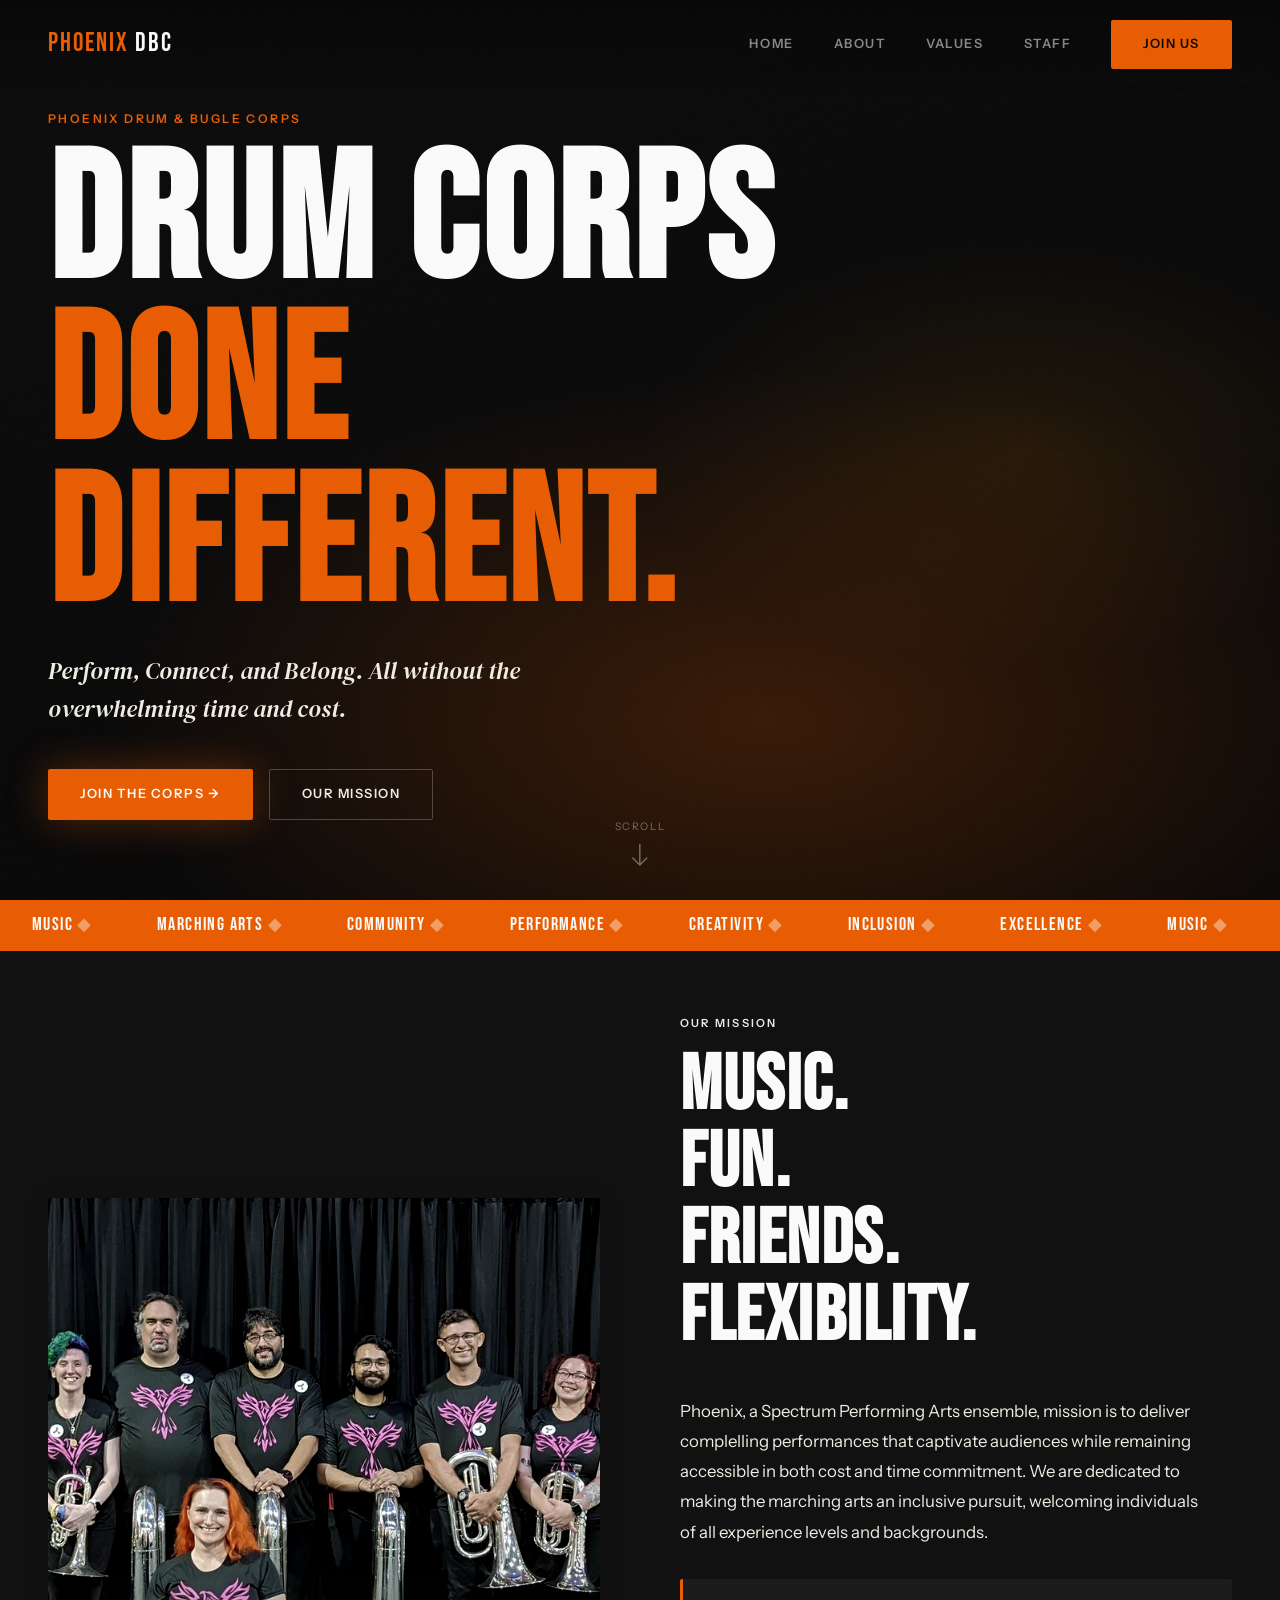
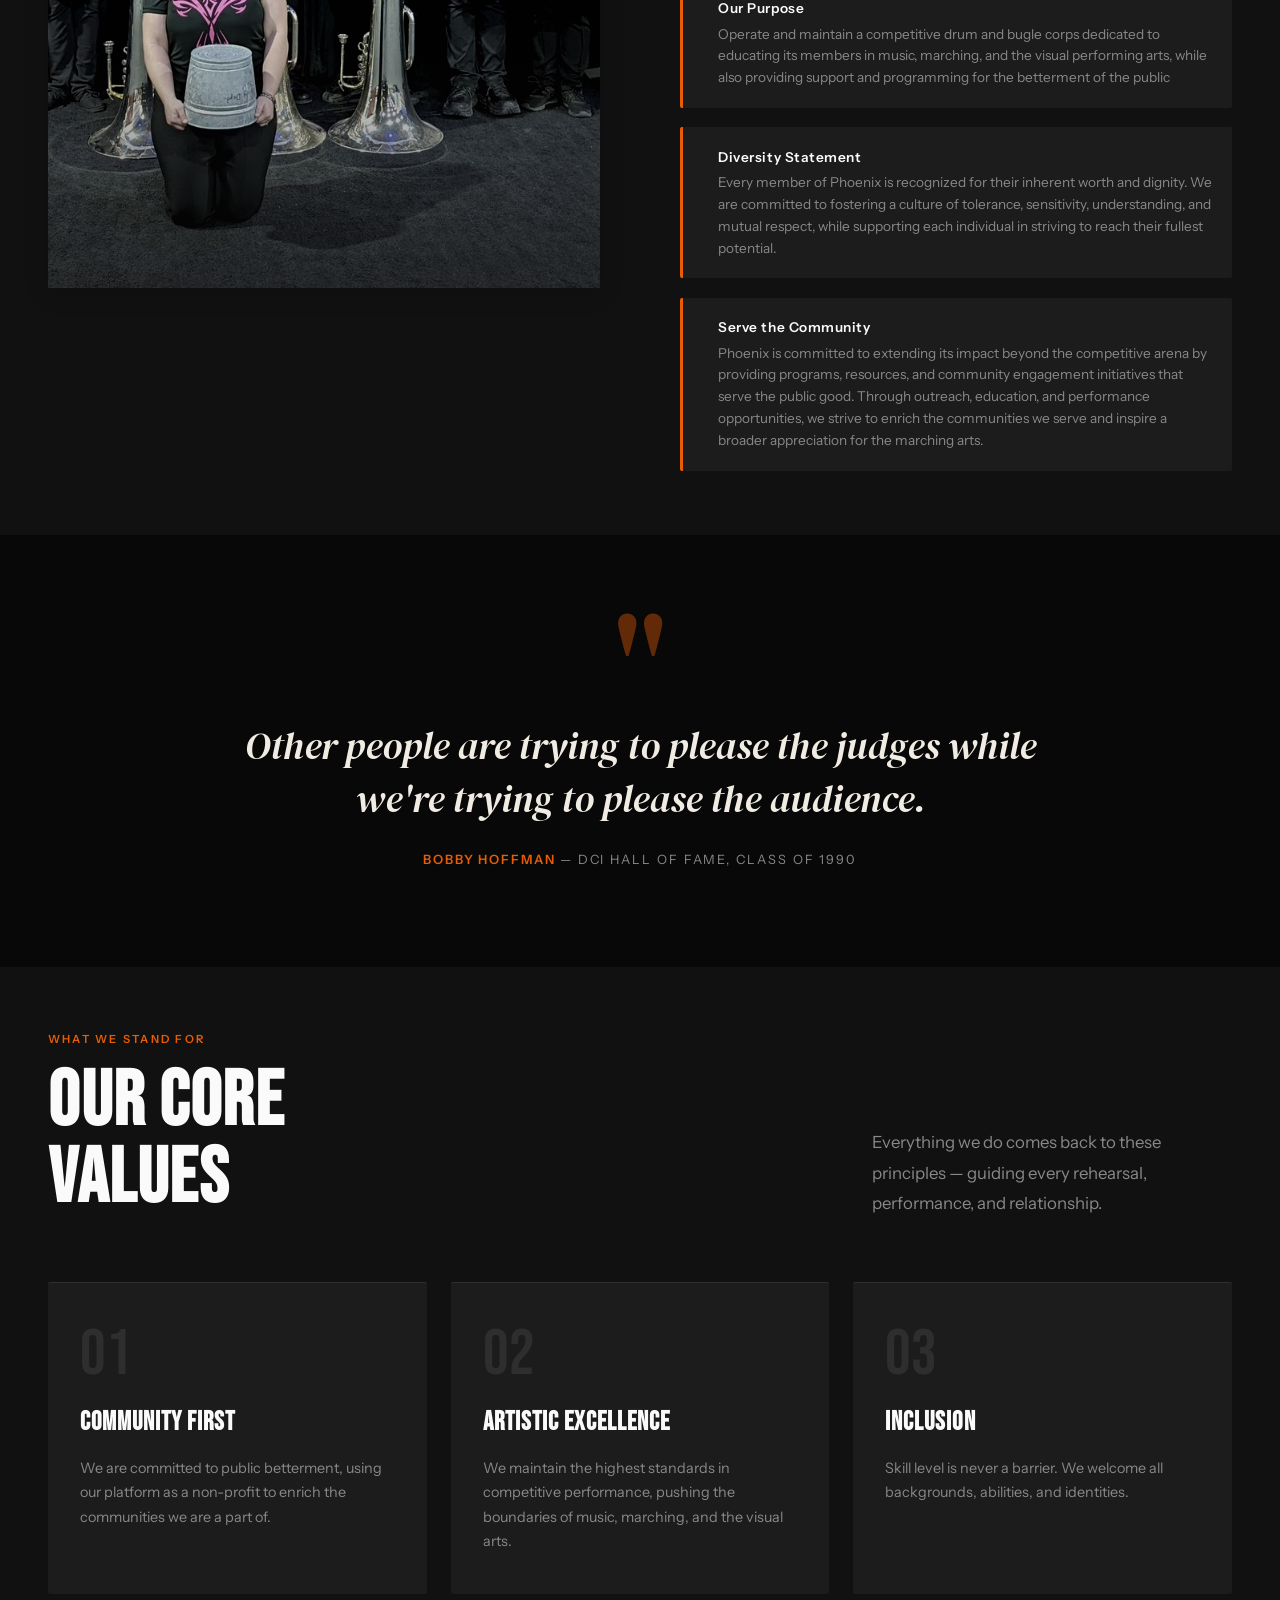
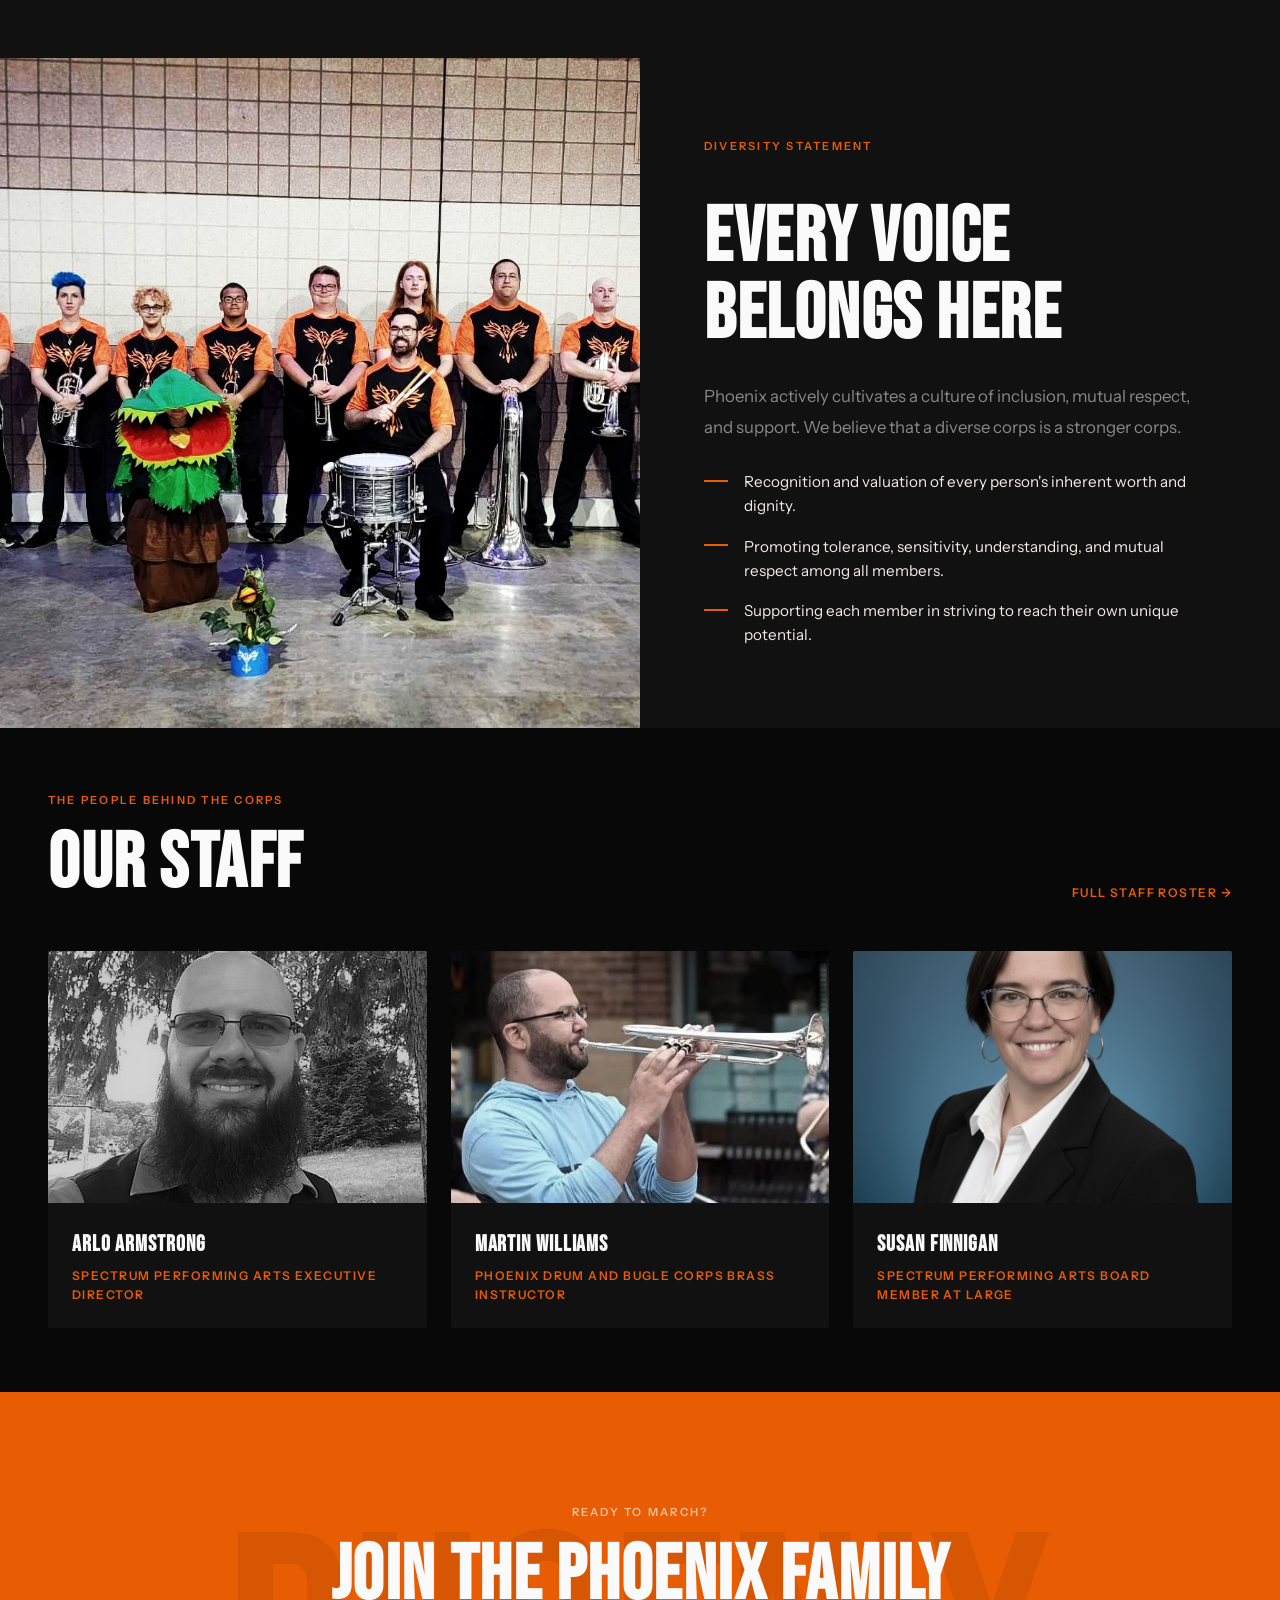
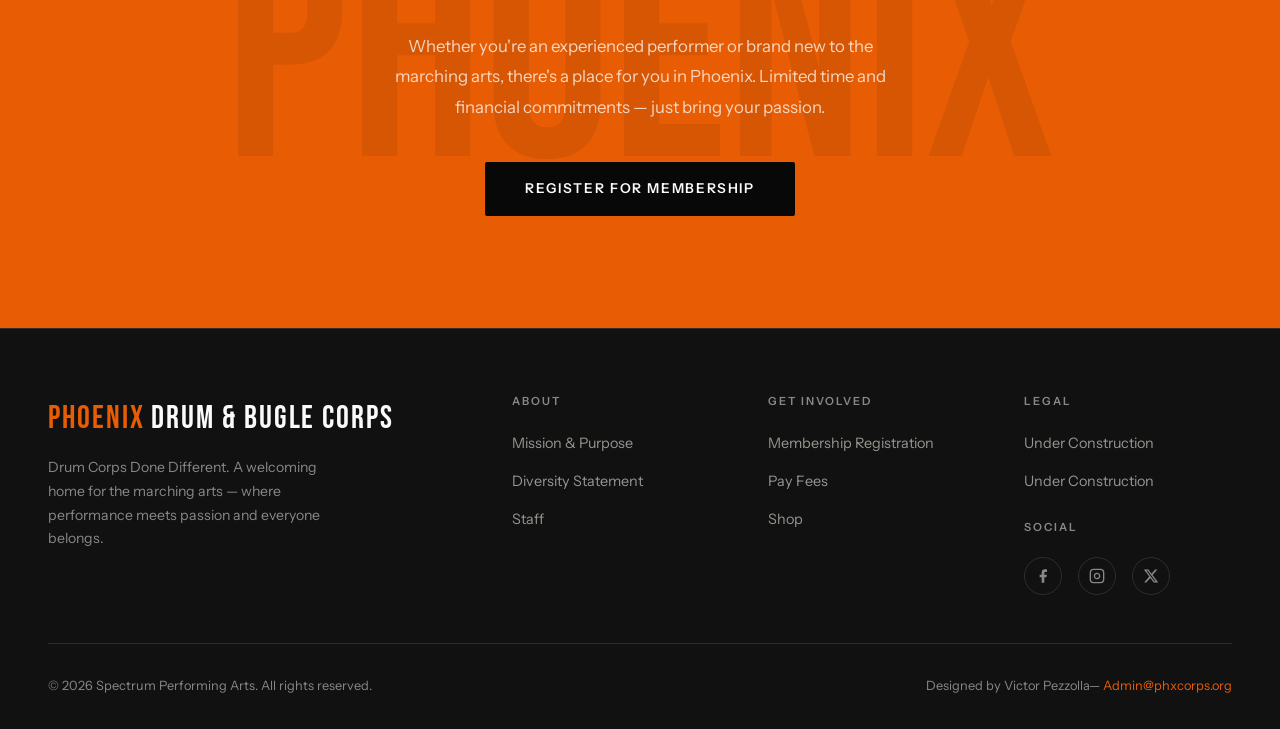
<file: index.html>
<!DOCTYPE html>
<html lang="en">
<head>
  <meta charset="UTF-8" />
  <meta name="viewport" content="width=device-width, initial-scale=1.0" />
  <title>Drum Corps — Done Different</title>
  <link rel="stylesheet" href="style.css">
  <link rel="preconnect" href="https://fonts.googleapis.com" />
  <link rel="preconnect" href="https://fonts.gstatic.com" crossorigin />
  <link href="https://fonts.googleapis.com/css2?family=Bebas+Neue&family=DM+Serif+Display:ital@0;1&family=Instrument+Sans:wght@400;500;600&display=swap" rel="stylesheet" />
</head>
<body>

  <!-- NAV -->
  <nav>
    <div class="nav-logo"><span>PHOENIX</span> DBC</div>
    <button class="nav-toggle" aria-label="Open navigation" aria-expanded="false">
      <span></span>
      <span></span>
      <span></span>
    </button>
    <div class="nav-links">
      <a href="index.html">Home</a>
      <a href="about.html">About</a>
      <a href="#values">Values</a>
      <a href="staff.html">Staff</a>
      <a href="#join" class="nav-cta btn">Join Us</a>
    </div>
  </nav>

  <!-- HERO -->
  <section class="hero" id="hero">
    <div class="hero-bg"></div>
    <div class="embers">
      <div class="ember-dot"></div>
      <div class="ember-dot"></div>
      <div class="ember-dot"></div>
      <div class="ember-dot"></div>
      <div class="ember-dot"></div>
      <div class="ember-dot"></div>
      <div class="ember-dot"></div>
      <div class="ember-dot"></div>
      <div class="ember-dot"></div>
      <div class="ember-dot"></div>
      <div class="ember-dot"></div>
      <div class="ember-dot"></div>
    </div>
    <p class="hero-eyebrow">Phoenix Drum & Bugle Corps</p>
    <h1 class="hero-title">
      Drum Corps<br>
      <span class="accent">Done<br>Different.</span>
    </h1>
    <p class="hero-sub">
      Perform, Connect, and Belong. All without the overwhelming time and cost.
    </p>
    <div class="hero-actions">
      <a href="#join" class="btn btn-primary">Join the Corps →</a>
      <a href="#about" class="btn btn-outline">Our Mission</a>
    </div>
    <div class="scroll-hint">
      <span>Scroll</span>
      <svg width="16" height="24" viewBox="0 0 16 24" fill="none" xmlns="http://www.w3.org/2000/svg">
        <path d="M8 0v20M1 14l7 7 7-7" stroke="#f0ece3" stroke-width="1.5" stroke-linecap="round" stroke-linejoin="round"/>
      </svg>
    </div>
  </section>

  <!-- MARQUEE -->
  <div class="marquee-band" aria-hidden="true">
    <div class="marquee-track">
      <span class="marquee-item">Music <span class="dot">◆</span></span>
      <span class="marquee-item">Marching Arts <span class="dot">◆</span></span>
      <span class="marquee-item">Community <span class="dot">◆</span></span>
      <span class="marquee-item">Performance <span class="dot">◆</span></span>
      <span class="marquee-item">Creativity <span class="dot">◆</span></span>
      <span class="marquee-item">Inclusion <span class="dot">◆</span></span>
      <span class="marquee-item">Excellence <span class="dot">◆</span></span>
      <span class="marquee-item">Music <span class="dot">◆</span></span>
      <span class="marquee-item">Marching Arts <span class="dot">◆</span></span>
      <span class="marquee-item">Community <span class="dot">◆</span></span>
      <span class="marquee-item">Performance <span class="dot">◆</span></span>
      <span class="marquee-item">Creativity <span class="dot">◆</span></span>
      <span class="marquee-item">Inclusion <span class="dot">◆</span></span>
      <span class="marquee-item">Excellence <span class="dot">◆</span></span>
    </div>
  </div>

  <!-- ABOUT -->
  <section class="about" id="about">
    <div class="about-grid">
      <div class="about-visual reveal">
        <div class="about-img-wrap">
          <img src="PhoenixFullEnsembleTwo.jpg" alt="Phoenix Corps logo" onerror="this.style.display='none'"/>
        </div>
      </div>
      <div class="about-content reveal">
        <div>
          <p class="section-label">Our Mission</p>
          <h2 class="section-title">Music.<br>Fun.<br>Friends.<br>Flexibility.</h2>
        </div>
        <p class="section-body">
        Phoenix, a Spectrum Performing Arts ensemble, mission is to deliver complelling performances that captivate audiences while remaining accessible in both cost and time commitment. We are dedicated to making the marching arts an inclusive pursuit, welcoming individuals of all experience levels and backgrounds.
        </p>
        <div class="pillars">
          <div class="pillar">
            <div class="pillar-icon"></div>
            <div>
              <h4>Our Purpose</h4>
              <p>Operate and maintain a competitive drum and bugle corps dedicated to educating its members in music, marching, and the visual performing arts, while also providing support and programming for the betterment of the public</p>
            </div>
          </div>
          <div class="pillar">
            <div class="pillar-icon"></div>
            <div>
              <h4>Diversity Statement</h4>
              <p>Every member of Phoenix is recognized for their inherent worth and dignity. We are committed to fostering a culture of tolerance, sensitivity, understanding, and mutual respect, while supporting each individual in striving to reach their fullest potential.</p>
            </div>
          </div>
          <div class="pillar">
            <div class="pillar-icon"></div>
            <div>
              <h4>Serve the Community</h4>
              <p>Phoenix is committed to extending its impact beyond the competitive arena by providing programs, resources, and community engagement initiatives that serve the public good. Through outreach, education, and performance opportunities, we strive to enrich the communities we serve and inspire a broader appreciation for the marching arts.</p>
            </div>
          </div>
        </div>
      </div>
    </div>
  </section>

  <!-- QUOTE -->
  <section class="quote-section">
    <div class="quote-inner reveal">
      <div class="quote-mark">"</div>
      <p class="quote-text">
        Other people are trying to please the judges while we're trying to please the audience.
      </p>
      <p class="quote-attr">
        Bobby Hoffman <span>— DCI Hall of Fame, Class of 1990</span>
      </p>
    </div>
  </section>

  <!-- VALUES -->
  <section class="values" id="values">
    <div class="values-header reveal">
      <div>
        <p class="section-label">What We Stand For</p>
        <h2 class="section-title">Our Core<br>Values</h2>
      </div>
      <p class="section-body" style="max-width:360px;">
        Everything we do comes back to these principles —
        guiding every rehearsal, performance, and relationship.
      </p>
    </div>
    <div class="values-grid">
      <div class="value-card reveal">
        <div class="value-num">01</div>
        <h3>Community First</h3>
        <p>We are committed to public betterment, using our platform as a non-profit to enrich the communities we are a part of.</p>
      </div>
      <div class="value-card reveal">
        <div class="value-num">02</div>
        <h3>Artistic Excellence</h3>
        <p>We maintain the highest standards in competitive performance, pushing the boundaries of music, marching, and the visual arts.</p>
      </div>
      <div class="value-card reveal">
        <div class="value-num">03</div>
        <h3>Inclusion</h3>
        <p>Skill level is never a barrier. We welcome all backgrounds, abilities, and identities.</p>
      </div>
    </div>
  </section>

<!-- DIVERSITY -->
<section class="diversity" id="diversity">
  <div class="diversity-grid">

    <div class="diversity-image reveal">
      <img src="PhoenixFullEnsemble.jpg" alt="Phoenix Full Ensemble" />
    </div>

    <div class="diversity-content reveal">
      <p class="section-label">Diversity Statement</p>
      <h2 class="section-title">Every Voice<br>Belongs Here</h2>
      <p class="section-body">
        Phoenix actively cultivates a culture of inclusion, mutual respect, and support.
        We believe that a diverse corps is a stronger corps.
      </p>
      <ul class="diversity-list">
        <li>Recognition and valuation of every person's inherent worth and dignity.</li>
        <li>Promoting tolerance, sensitivity, understanding, and mutual respect among all members.</li>
        <li>Supporting each member in striving to reach their own unique potential.</li>
      </ul>
    </div>

  </div>
</section>

  <!-- STAFF -->
  <section class="staff" id="staff">
    <div class="staff-inner">
      <div class="staff-header reveal">
        <div>
          <p class="section-label">The People Behind the Corps</p>
          <h2 class="section-title">Our Staff</h2>
        </div>
        <a href="staff.html" class="news-link">
          Full Staff Roster →
        </a>
      </div>
      <div class="staff-grid">
        <div class="staff-card reveal">
          <div class="staff-photo">
            <img
              src="arlo.jpg"
              alt="Spectrum Performing Arts Executive Director"
              onerror="this.style.background='#2e2e2e'"
            />
          </div>
          <div class="staff-info">
            <h3>Arlo Armstrong</h3>
            <p class="role">Spectrum Performing Arts Executive Director</p>
          </div>
        </div>
        <div class="staff-card reveal">
          <div class="staff-photo">
                        <img
              src="martin.jpg"
              alt="Phoenix Drum and Bugle Corps Brass Instructor"
              onerror="this.style.background='#2e2e2e'"
            />
            <svg width="60" height="60" viewBox="0 0 60 60" fill="none" xmlns="http://www.w3.org/2000/svg">
              <circle cx="30" cy="22" r="14" fill="#2e2e2e"/>
              <ellipse cx="30" cy="54" rx="24" ry="16" fill="#2e2e2e"/>
            </svg>
          </div>
          <div class="staff-info">
            <h3>Martin Williams</h3>
            <p class="role">Phoenix Drum and Bugle Corps Brass Instructor</p>
          </div>
        </div>
        <div class="staff-card reveal">
          <div class="staff-photo">
                        <img
              src="susanf.png"
              alt="Drum Corps Executive Director"
              onerror="this.style.background='#2e2e2e'"
            />
            <svg width="60" height="60" viewBox="0 0 60 60" fill="none" xmlns="http://www.w3.org/2000/svg">
              <circle cx="30" cy="22" r="14" fill="#2e2e2e"/>
              <ellipse cx="30" cy="54" rx="24" ry="16" fill="#2e2e2e"/>
            </svg>
          </div>
          <div class="staff-info">
            <h3>Susan Finnigan</h3>
            <p class="role">Spectrum Performing Arts Board Member At Large</p>
          </div>
        </div>
      </div>
    </div>
  </section>

  <!-- JOIN -->
  <section class="join" id="join">
    <div class="join-inner reveal">
      <p class="section-label">Ready to March?</p>
      <h2 class="section-title">Join the Phoenix Family</h2>
      <p class="section-body">
        Whether you're an experienced performer or brand new to the marching arts,
        there's a place for you in Phoenix. Limited time and financial commitments — just bring your passion.
      </p>
      <a href="http://phoenixcorps.net/membership-registration" class="btn-dark">
        Register for Membership
      </a>
    </div>
  </section>
  
  <!-- FOOTER -->
  <footer>
    <div class="footer-grid">
      <div class="footer-brand">
        <div class="logo"><span>PHOENIX</span> DRUM &amp; BUGLE CORPS</div>
        <p>Drum Corps Done Different. A welcoming home for the marching arts — where performance meets passion and everyone belongs.</p>
      </div>
      <div class="footer-col">
        <h4>About</h4>
        <ul>
          <li><a href="http://phoenixcorps.net/mission-and-purpose">Mission &amp; Purpose</a></li>
          <li><a href="http://phoenixcorps.net/diversity-statement">Diversity Statement</a></li>
          <li><a href="staff.html">Staff</a></li>
        </ul>
      </div>
      <div class="footer-col">
        <h4>Get Involved</h4>
        <ul>
          <li><a href="https://docs.google.com/forms/d/e/1FAIpQLSfqwiZuNBH2qFAp9MpNy5MQEgjKKGmod2ctxOoKOD6u-jie0Q/viewform?usp=publish-editor">Membership Registration</a></li>
          <li><a href="http://phoenixcorps.net/product-category/participation">Pay Fees</a></li>
          <li><a href="http://phoenixcorps.net/cart">Shop</a></li>
        </ul>
      </div>
      <div class="footer-col">
        <h4>Legal</h4>
        <ul>
          <li><a href="">Under Construction</a></li>
          <li><a href="">Under Construction</a></li>
        </ul>
        <br/>
        <h4>Social</h4>
        <div class="social-links">
          <a href="https://www.facebook.com/phoenixcorps/" class="social-link" aria-label="Facebook">
            <svg width="16" height="16" viewBox="0 0 24 24" fill="currentColor"><path d="M18 2h-3a5 5 0 00-5 5v3H7v4h3v8h4v-8h3l1-4h-4V7a1 1 0 011-1h3z"/></svg>
          </a>
          <a href="https://www.instagram.com/phxcorps/" class="social-link" aria-label="Instagram">
            <svg width="16" height="16" viewBox="0 0 24 24" fill="none" stroke="currentColor" stroke-width="2"><rect x="2" y="2" width="20" height="20" rx="5" ry="5"/><path d="M16 11.37A4 4 0 1112.63 8 4 4 0 0116 11.37z"/><line x1="17.5" y1="6.5" x2="17.51" y2="6.5"/></svg>
          </a>
          <a href="https://x.com/PhoenixCorpsDCA" class="social-link" aria-label="X/Twitter">
            <svg width="16" height="16" viewBox="0 0 24 24" fill="currentColor"><path d="M18.244 2.25h3.308l-7.227 8.26 8.502 11.24H16.17l-5.214-6.817L4.99 21.75H1.68l7.73-8.835L1.254 2.25H8.08l4.713 6.231zm-1.161 17.52h1.833L7.084 4.126H5.117z"/></svg>
          </a>
        </div>
      </div>
    </div>
    <div class="footer-bottom">
      <p>© 2026 Spectrum Performing Arts. All rights reserved.</p>
      <p>Designed by Victor Pezzolla— <a href="">Admin@phxcorps.org</a></p>
    </div>
  </footer>

  <script src="script.js"></script>
<div class="nav-overlay" aria-hidden="true"></div>

</body>
</html>
</file>
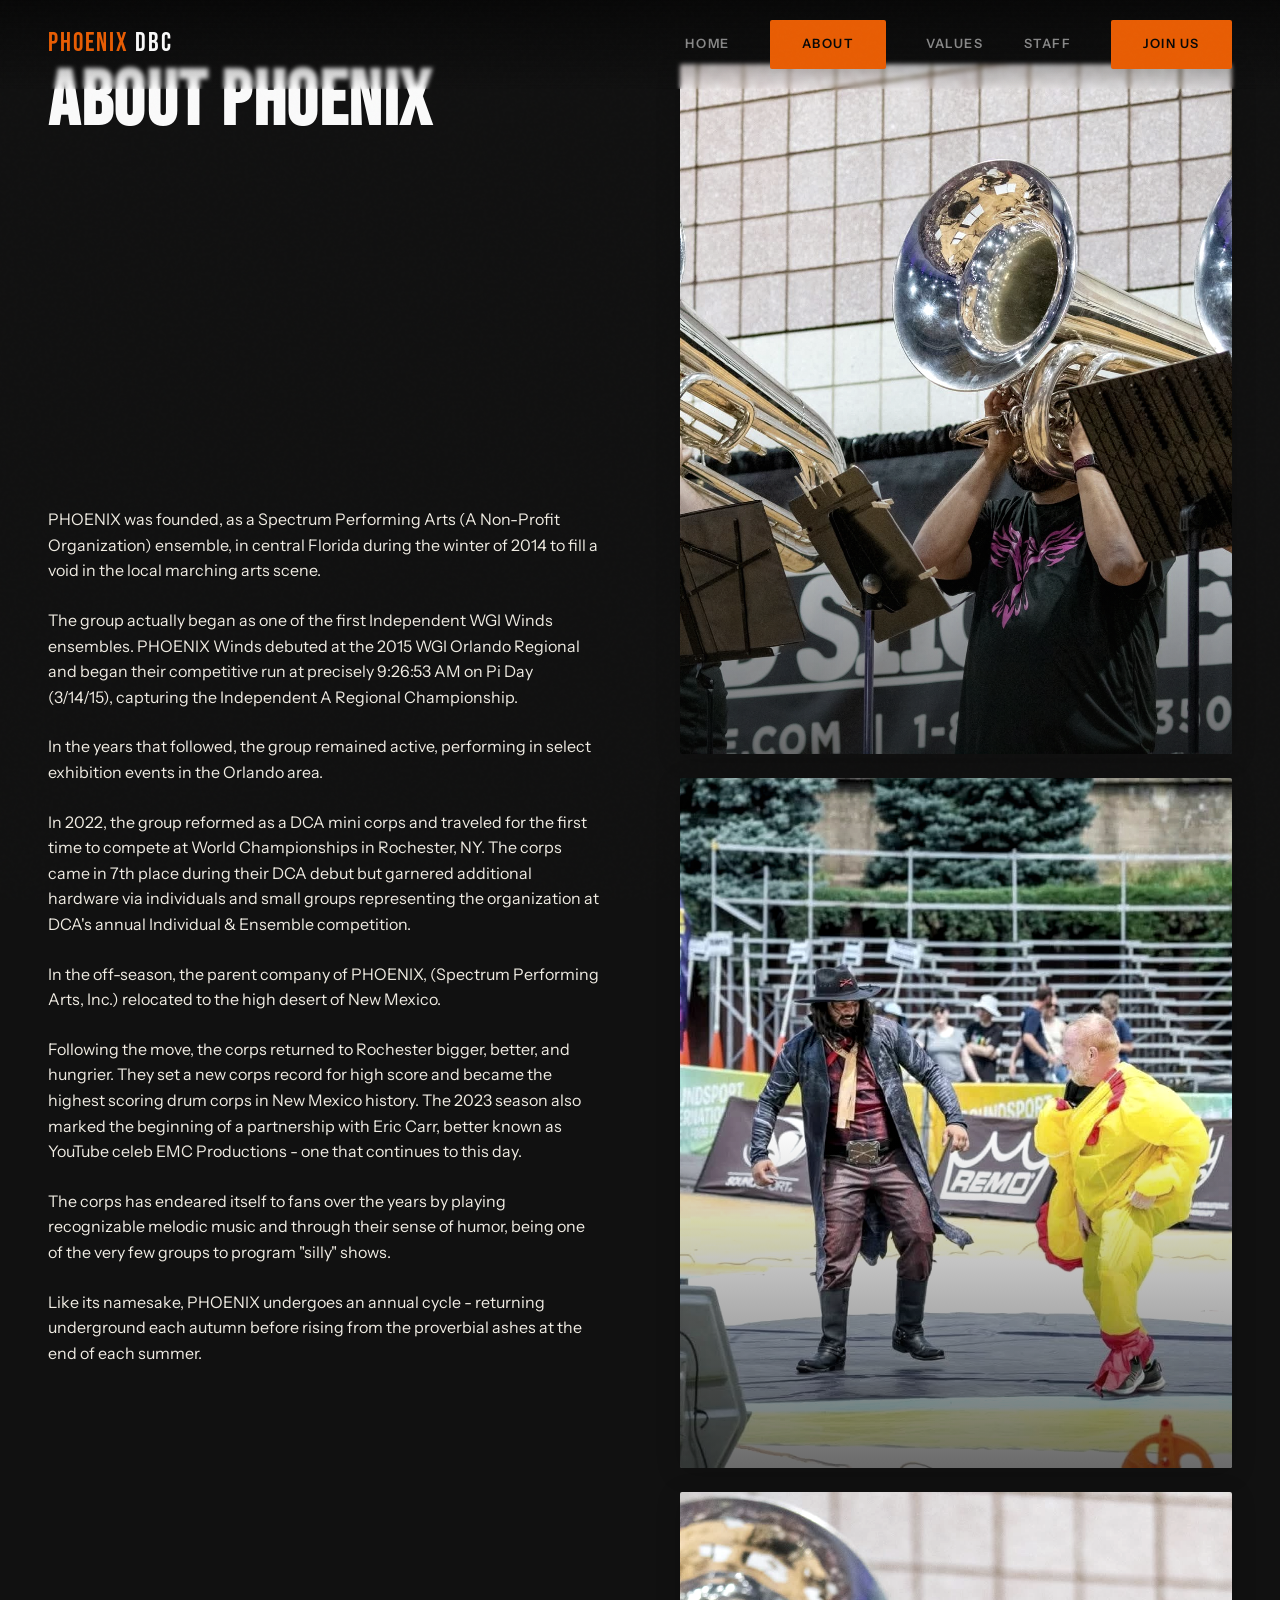
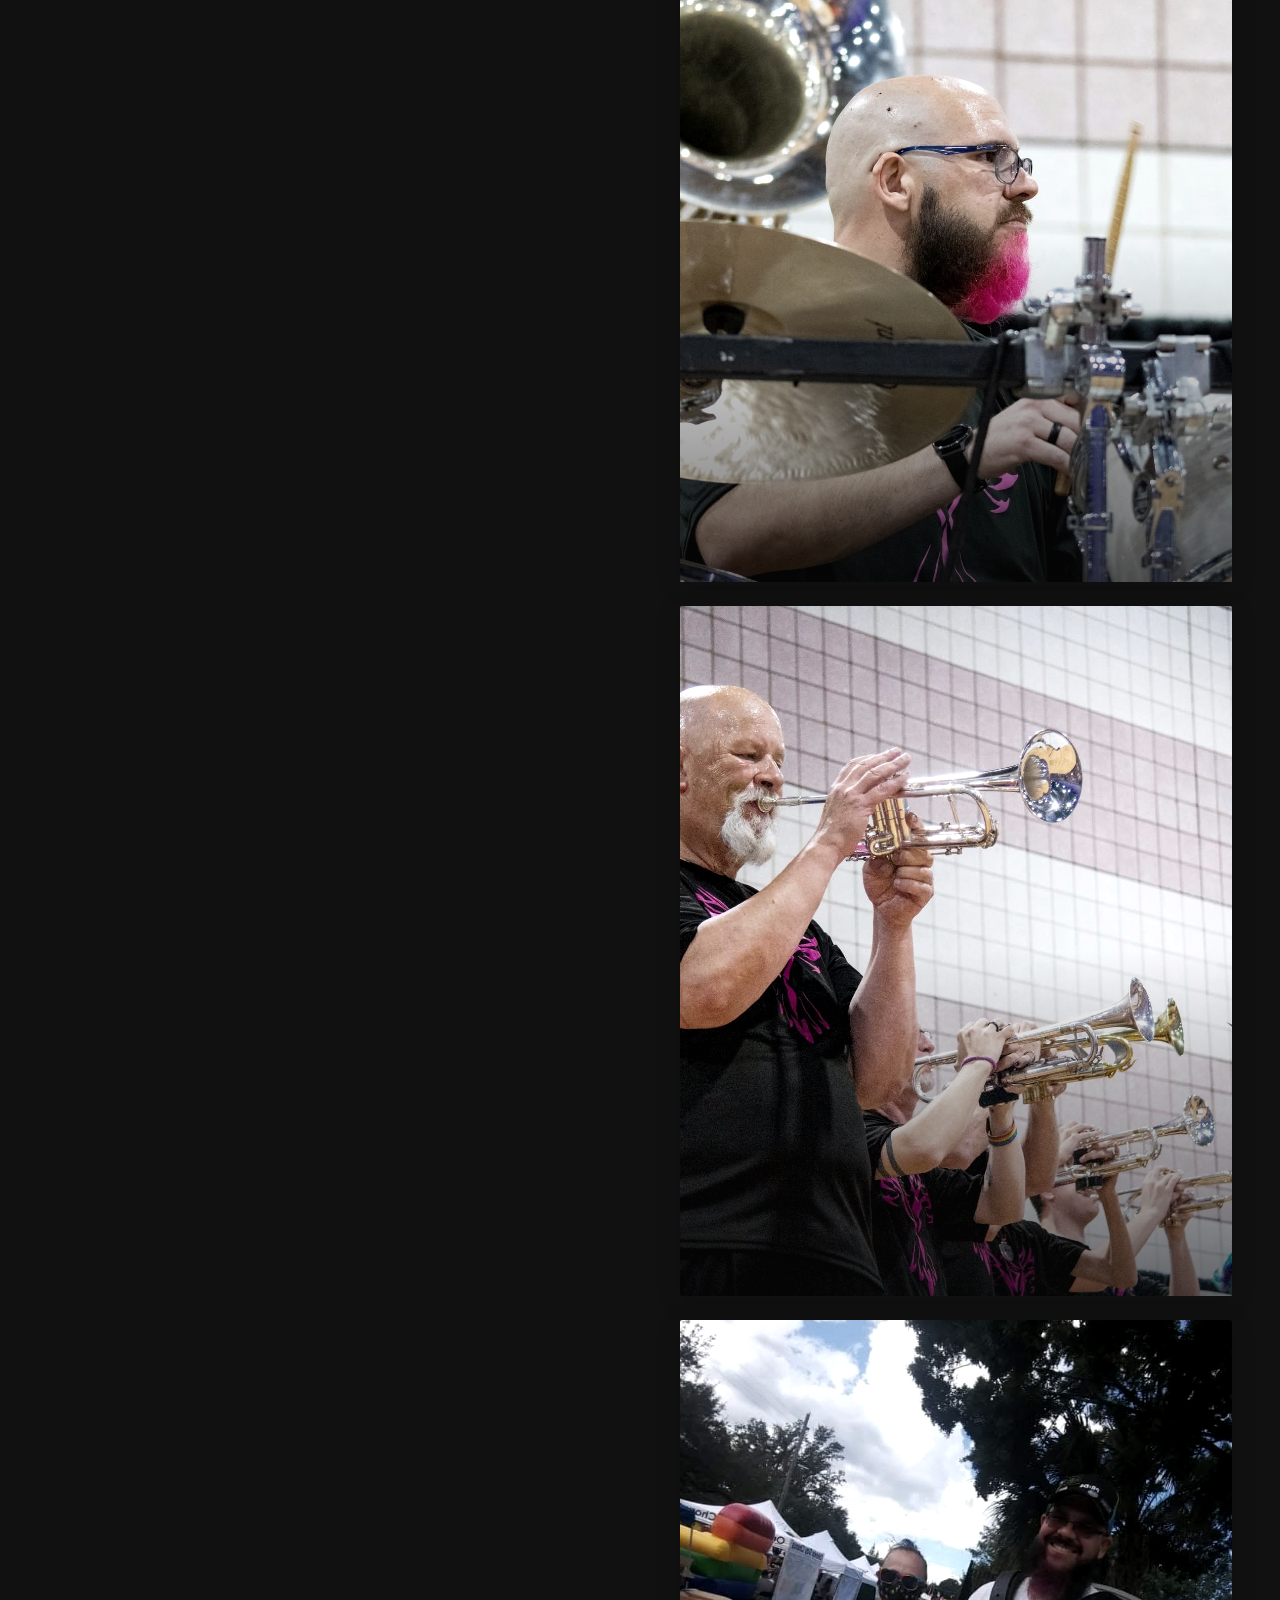
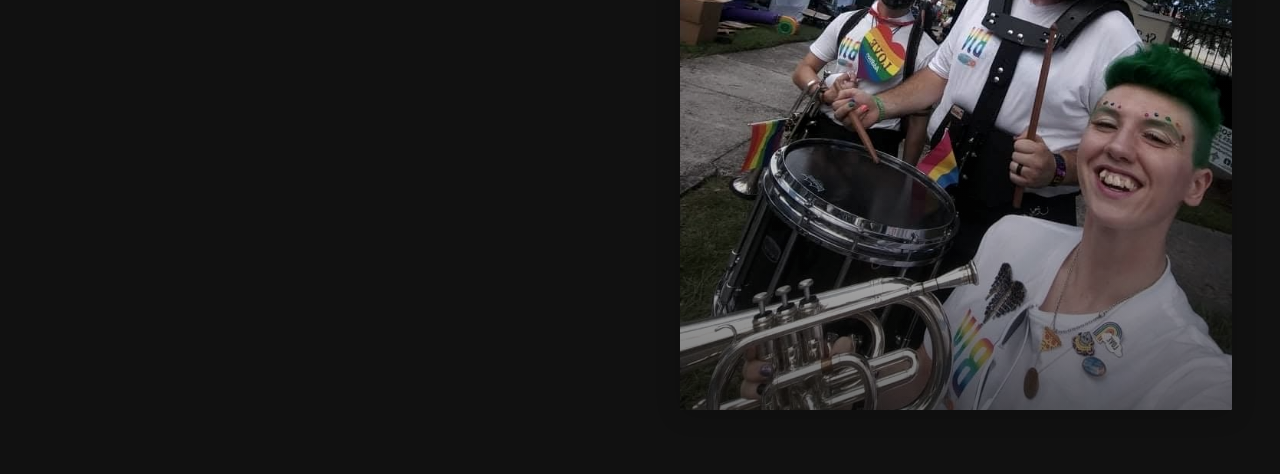
<file: about.html>
<!DOCTYPE html>
<html lang="en">
<head>
  <meta charset="UTF-8" />
  <meta name="viewport" content="width=device-width, initial-scale=1.0" />
  <title>Phoenix Drum & Bugle Corps — About</title>
  <link rel="stylesheet" href="style.css">
  <link rel="preconnect" href="https://fonts.googleapis.com" />
  <link rel="preconnect" href="https://fonts.gstatic.com" crossorigin />
  <link href="https://fonts.googleapis.com/css2?family=Bebas+Neue&family=DM+Serif+Display:ital@0;1&family=Instrument+Sans:wght@400;500;600&display=swap" rel="stylesheet" />
</head>
<body>
  <!-- NAV -->
  <nav>
    <div class="nav-logo"><span>PHOENIX</span> DBC</div>
    <div class="nav-links">
      <a href="index.html">Home</a>
      <a href="about.html" class="nav-cta btn">About</a>
      <a href="index.html#values">Values</a>
      <a href="staff.html">Staff</a>
      <a href="index.html#join" class="nav-cta btn">Join Us</a>
    </div>
  </nav>

<main>
  <section class="about" id="about" style="padding-top: 5rem;">
    <div class="about-inner about-grid" style="display: grid; grid-template-columns: 1fr 1fr; gap: 5rem; align-items: start; max-width: 1200px; margin: 0 auto;">
      <div class="about-content" style="display: flex; flex-direction: column; gap: 1.5rem;">
        <h2 class="section-title">About PHOENIX</h2>
        <div class="about-video video-wrap">
          <iframe src="https://www.youtube-nocookie.com/embed/KhzHQwkz2mY?si=roSiKzoXHAbbPCBe&amp;start=51" title="YouTube video player" frameborder="0" allow="accelerometer; autoplay; clipboard-write; encrypted-media; gyroscope; picture-in-picture; web-share" referrerpolicy="strict-origin-when-cross-origin" allowfullscreen></iframe>
        </div>
        <p>PHOENIX was founded, as a Spectrum Performing Arts (A Non-Profit Organization) ensemble, in central Florida during the winter of 2014 to fill a void in the local marching arts scene.</p>
        <p>The group actually began as one of the first Independent WGI Winds ensembles. PHOENIX Winds debuted at the 2015 WGI Orlando Regional and began their competitive run at precisely 9:26:53 AM on Pi Day (3/14/15), capturing the Independent A Regional Championship.</p>
        <p>In the years that followed, the group remained active, performing in select exhibition events in the Orlando area.</p>
        <p>In 2022, the group reformed as a DCA mini corps and traveled for the first time to compete at World Championships in Rochester, NY. The corps came in 7th place during their DCA debut but garnered additional hardware via individuals and small groups representing the organization at DCA's annual Individual &amp; Ensemble competition.</p>
        <p>In the off-season, the parent company of PHOENIX, (Spectrum Performing Arts, Inc.) relocated to the high desert of New Mexico.</p>
        <p>Following the move, the corps returned to Rochester bigger, better, and hungrier. They set a new corps record for high score and became the highest scoring drum corps in New Mexico history. The 2023 season also marked the beginning of a partnership with Eric Carr, better known as YouTube celeb EMC Productions - one that continues to this day.</p>
        <p>The corps has endeared itself to fans over the years by playing recognizable melodic music and through their sense of humor, being one of the very few groups to program "silly" shows.</p>
        <p>Like its namesake, PHOENIX undergoes an annual cycle - returning underground each autumn before rising from the proverbial ashes at the end of each summer.</p>
      </div>
      <div class="about-visual">
        <div class="about-img-gallery">
          <div class="about-img-wrap"><img src="tubasection.jpeg" alt="Tuba Section"></div>
          <div class="about-img-wrap"><img src="chickenlittleandtrooper.jpeg" alt="Chicken Little and Trooper"></div>
          <div class="about-img-wrap"><img src="drumsetplayer.jpeg" alt="Drumset Player"></div>
          <div class="about-img-wrap"><img src="trumpetsection.jpeg" alt="Trumpet Section"></div>
          <div class="about-img-wrap"><img src="orlandopride.jpeg" alt="Orlando Pride"></div>
        </div>
      </div>
    </div>
  </section>
</main>
</body>
</html>
</file>
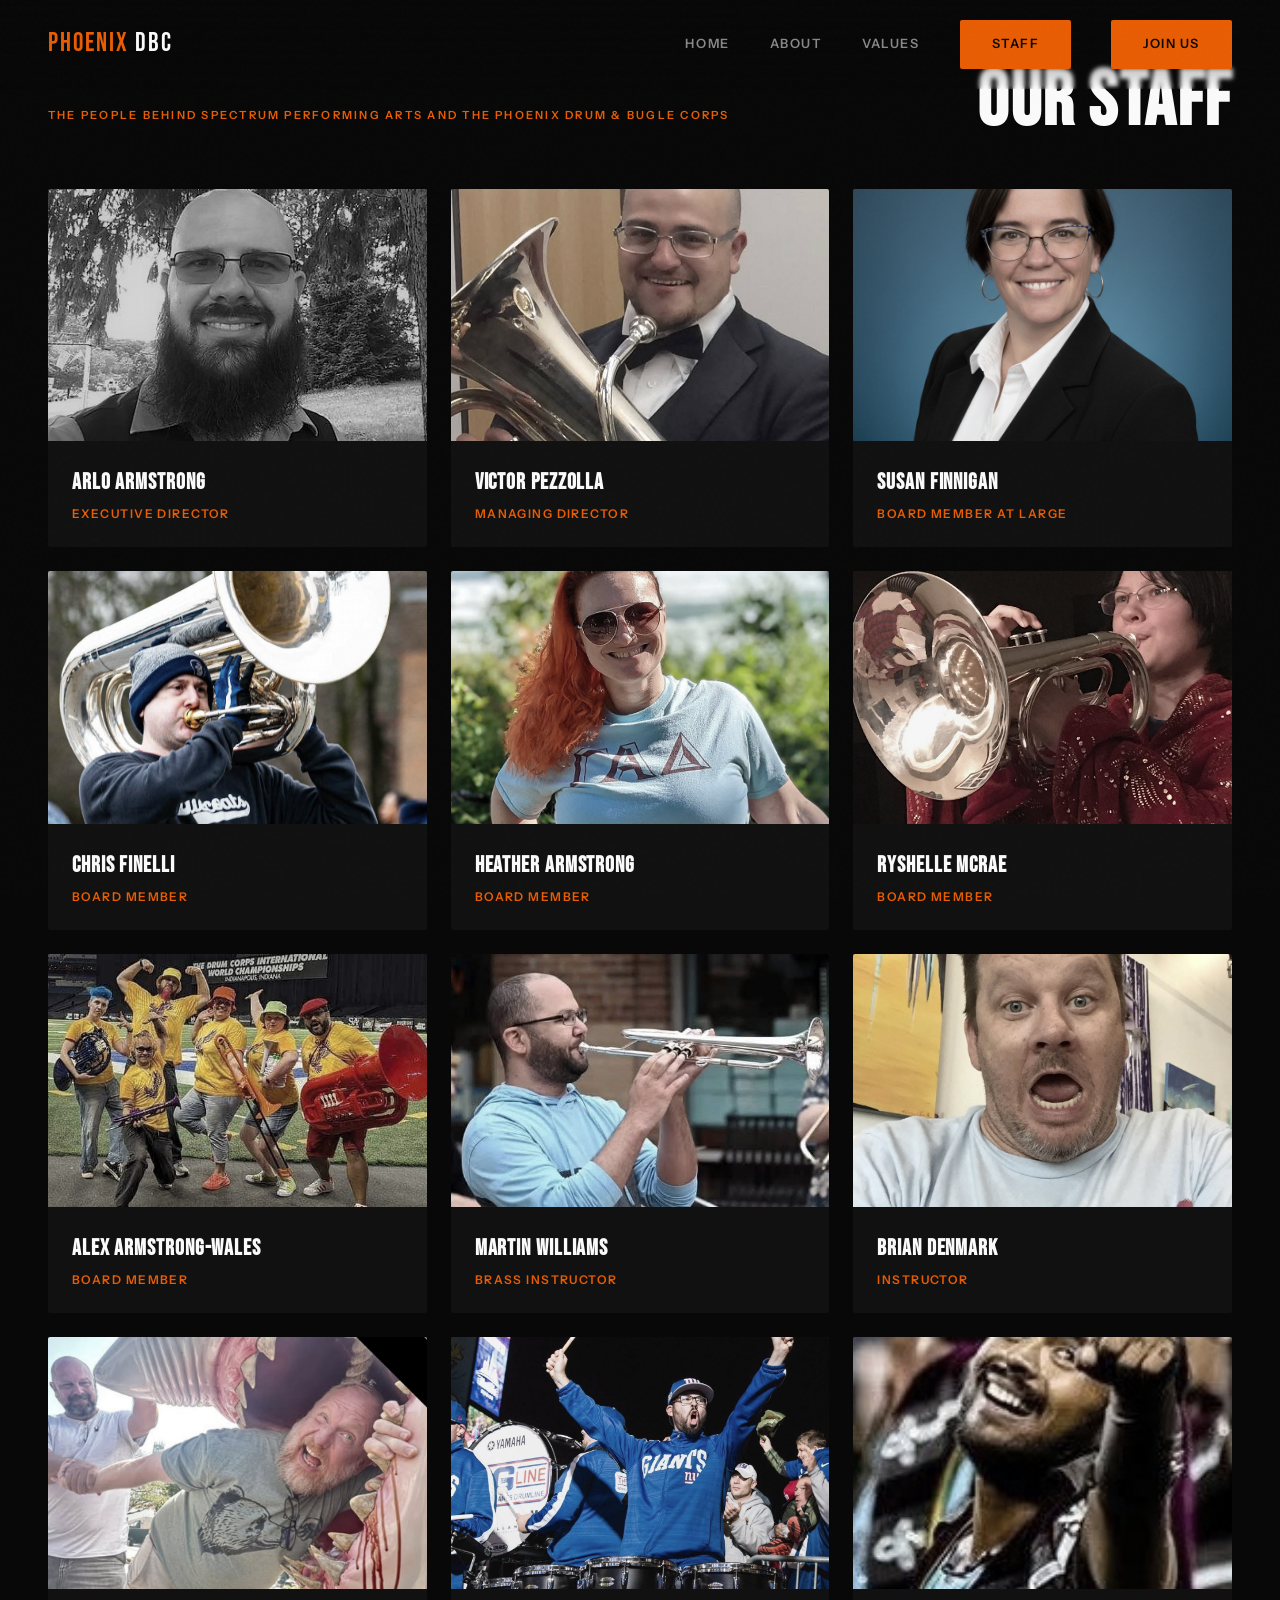
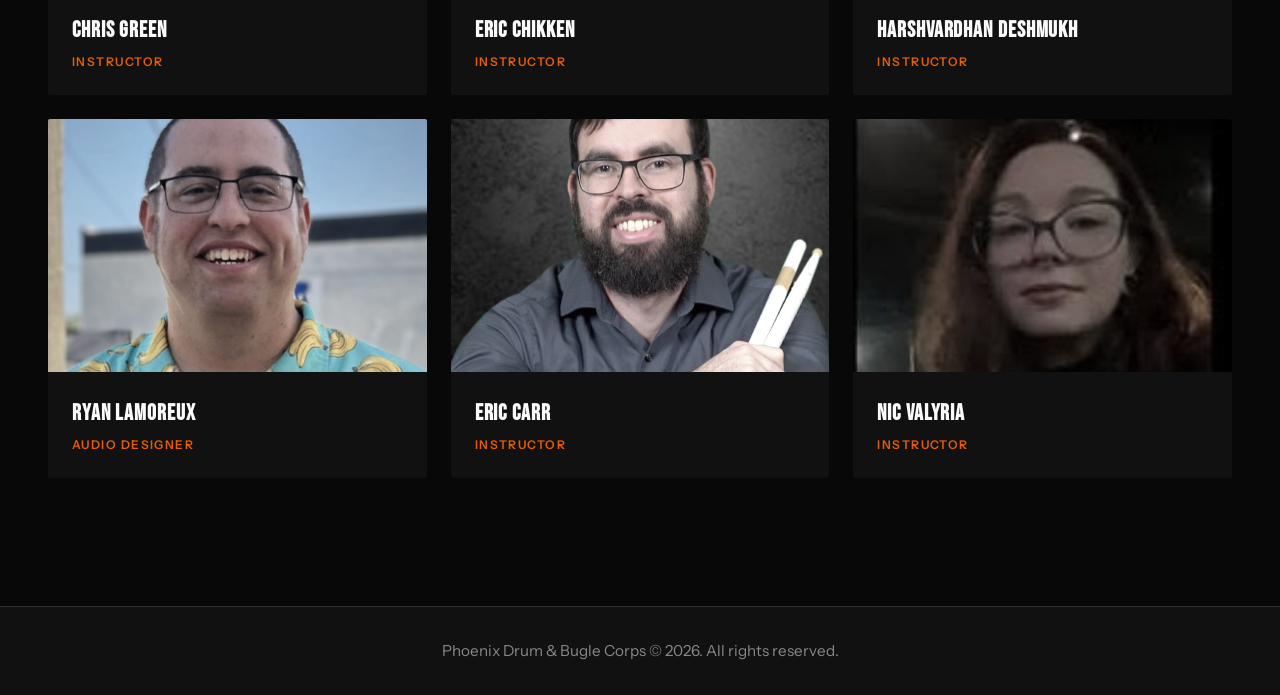
<file: staff.html>
<!DOCTYPE html>
<html lang="en">
<head>
  <meta charset="UTF-8" />
  <meta name="viewport" content="width=device-width, initial-scale=1.0" />
  <title>Phoenix Drum & Bugle Corps — Staff</title>
  <link rel="stylesheet" href="style.css">
  <link rel="preconnect" href="https://fonts.googleapis.com" />
  <link rel="preconnect" href="https://fonts.gstatic.com" crossorigin />
  <link href="https://fonts.googleapis.com/css2?family=Bebas+Neue&family=DM+Serif+Display:ital@0;1&family=Instrument+Sans:wght@400;500;600&display=swap" rel="stylesheet" />
</head>
<body>
  <!-- NAV -->
  <nav>
    <div class="nav-logo"><span>PHOENIX</span> DBC</div>
    <button class="nav-toggle" aria-label="Open navigation" aria-expanded="false">
      <span></span>
      <span></span>
      <span></span>
    </button>
    <div class="nav-links">
      <a href="index.html">Home</a>
      <a href="about.html">About</a>
      <a href="index.html#values">Values</a>
      <a href="staff.html" class="nav-cta btn">Staff</a>
      <a href="index.html#join" class="nav-cta btn">Join Us</a>
    </div>
  </nav>

  <!-- STAFF FULL PAGE -->
  <main>
  <section class="staff" id="staff">
    <div class="staff-inner">

      <div class="staff-header reveal">
        <p class="section-label">The People Behind Spectrum Performing Arts and the Phoenix Drum &amp; Bugle Corps</p>
        <h2 class="section-title">Our Staff</h2>
      </div>

      <div class="staff-grid">

        <!-- Leadership -->
        <div class="staff-card reveal">
          <div class="staff-photo">
            <img src="arlo.jpg" alt="Arlo Armstrong" onerror="this.style.background='#2e2e2e'" />
          </div>
          <div class="staff-info">
            <h3>Arlo Armstrong</h3>
            <p class="role">Executive Director</p>
          </div>
        </div>

        <div class="staff-card reveal">
          <div class="staff-photo">
            <img src="victor.jpg" alt="Victor Pezzolla" onerror="this.style.background='#2e2e2e'" />
          </div>
          <div class="staff-info">
            <h3>Victor Pezzolla</h3>
            <p class="role">Managing Director</p>
          </div>
        </div>

        <!-- Board Members -->
        <div class="staff-card reveal">
          <div class="staff-photo">
            <img src="susanf.png" alt="Susan Finnigan" onerror="this.style.background='#2e2e2e'" />
          </div>
          <div class="staff-info">
            <h3>Susan Finnigan</h3>
            <p class="role">Board Member At Large</p>
          </div>
        </div>

        <div class="staff-card reveal">
          <div class="staff-photo">
            <img src="chris.png" alt="Chris Finelli" onerror="this.style.background='#2e2e2e'" />
          </div>
          <div class="staff-info">
            <h3>Chris Finelli</h3>
            <p class="role">Board Member</p>
          </div>
        </div>

        <div class="staff-card reveal">
          <div class="staff-photo">
            <img src="Heather.jpg" alt="Heather Armstrong" onerror="this.style.background='#2e2e2e'" />
          </div>
          <div class="staff-info">
            <h3>Heather Armstrong</h3>
            <p class="role">Board Member</p>
          </div>
        </div>

        <div class="staff-card reveal">
          <div class="staff-photo">
            <img src="ryshelle.png" alt="Ryshelle McRae" onerror="this.style.background='#2e2e2e'" />
          </div>
          <div class="staff-info">
            <h3>Ryshelle McRae</h3>
            <p class="role">Board Member</p>
          </div>
        </div>

        <div class="staff-card reveal">
          <div class="staff-photo">
            <img src="Alex.png" alt="Alex Armstrong-Wales" onerror="this.style.background='#2e2e2e'" />
          </div>
          <div class="staff-info">
            <h3>Alex Armstrong-Wales</h3>
            <p class="role">Board Member</p>
          </div>
        </div>

        <!-- Instructional Staff -->
        <div class="staff-card reveal">
          <div class="staff-photo">
            <img src="martin.jpg" alt="Martin Williams" onerror="this.style.background='#2e2e2e'" />
          </div>
          <div class="staff-info">
            <h3>Martin Williams</h3>
            <p class="role">Brass Instructor</p>
          </div>
        </div>

        <div class="staff-card reveal">
          <div class="staff-photo">
            <img src="brian.jpg" alt="Brian Denmark" onerror="this.style.background='#2e2e2e'" />
          </div>
          <div class="staff-info">
            <h3>Brian Denmark</h3>
            <p class="role">Instructor</p>
          </div>
        </div>

        <div class="staff-card reveal">
          <div class="staff-photo">
            <img src="chrisg.png" alt="Chris Green" onerror="this.style.background='#2e2e2e'" />
          </div>
          <div class="staff-info">
            <h3>Chris Green</h3>
            <p class="role">Instructor</p>
          </div>
        </div>

        <div class="staff-card reveal">
          <div class="staff-photo">
            <img src="eric.png" alt="Eric Chikken" onerror="this.style.background='#2e2e2e'" />
          </div>
          <div class="staff-info">
            <h3>Eric Chikken</h3>
            <p class="role">Instructor</p>
          </div>
        </div>

        <div class="staff-card reveal">
          <div class="staff-photo">
            <img src="harshvardhan.jpg" alt="Harshvardhan Deshmukh" onerror="this.style.background='#2e2e2e'" />
          </div>
          <div class="staff-info">
            <h3>Harshvardhan Deshmukh</h3>
            <p class="role">Instructor</p>
          </div>
        </div>

        <div class="staff-card reveal">
          <div class="staff-photo">
            <img src="ryen.jpg" alt="Ryan Lamoreux" onerror="this.style.background='#2e2e2e'" />
          </div>
          <div class="staff-info">
            <h3>Ryan Lamoreux</h3>
            <p class="role">Audio Designer</p>
          </div>
        </div>

        <div class="staff-card reveal">
          <div class="staff-photo">
            <img src="emcguy.png" alt="Eric Carr" onerror="this.style.background='#2e2e2e'" />
          </div>
          <div class="staff-info">
            <h3>Eric Carr</h3>
            <p class="role">Instructor</p>
          </div>
        </div>

        <div class="staff-card reveal">
          <div class="staff-photo">
            <img src="nicvalyria.jpg" alt="Nic Valyria" onerror="this.style.background='#2e2e2e'" />
          </div>
          <div class="staff-info">
            <h3>Nic Valyria</h3>
            <p class="role">Instructor</p>
          </div>
        </div>

      </div><!-- /.staff-grid -->
    </div><!-- /.staff-inner -->
  </section>
</main>

  <!-- FOOTER -->
  <footer style="margin-top:4rem;padding:2rem 0;text-align:center;color:var(--muted);font-size:.95rem;background:var(--ash);">
    <div>Phoenix Drum & Bugle Corps &copy; 2026. All rights reserved.</div>
  </footer>

  <script src="script.js"></script>
</body>
</html>
</file>
<file: style.css>
/* --- ABOUT IMAGE GALLERY --- */
.about-img-gallery {
  display: flex;
  flex-direction: column;
  gap: 1.5rem;
  align-items: flex-end;
}
.about-img-wrap {
  background: var(--charcoal);
  border-radius: 8px;
  overflow: hidden;
  box-shadow: 0 4px 24px rgba(8,8,8,0.18);
  transition: transform 0.3s, box-shadow 0.3s;
}
.about-img-wrap img {
  width: auto;
  height: auto;
  max-width: 100%;
  max-height: 100%;
  display: block;
  filter: grayscale(18%) contrast(1.08);
  transition: transform 0.4s;
}
.about-img-wrap:hover {
  transform: scale(1.03) translateY(-2px);
  box-shadow: 0 8px 32px rgba(232,93,4,0.12);
}
.about-img-wrap:hover img {
  transform: scale(1.05);
}
@media (max-width: 900px) {
  .about-inner.about-grid {
    grid-template-columns: 1fr;
    gap: 2.5rem;
  }
  .about-img-gallery {
    flex-direction: row;
    flex-wrap: wrap;
    justify-content: center;
    align-items: flex-start;
    gap: 1rem;
  }
  .about-img-wrap {
    width: 48vw;
    min-width: 160px;
    max-width: 260px;
  }
}
/* ─── TOKENS ─── */
    :root {
      --black:   #080808;
      --ash:     #111111;
      --charcoal:#1c1c1c;
      --smoke:   #2e2e2e;
      --muted:   #888888;
      --cream:   #f0ece3;
      --white:   #fafafa;
      --ember:   #e85d04;
      --flame:   #f48c06;
      --gold:    #ffd60a;
      --glow: 0 0 40px rgba(232,93,4,.35);
      --sans: 'Instrument Sans', sans-serif;
      --display: 'Bebas Neue', sans-serif;
      --serif: 'DM Serif Display', serif;
    }

    /* ─── RESET ─── */
    *, *::before, *::after { box-sizing: border-box; margin: 0; padding: 0; }
    html { scroll-behavior: smooth; }
    body {
      background: var(--black);
      color: var(--cream);
      font-family: var(--sans);
      font-size: 16px;
      line-height: 1.6;
      overflow-x: hidden;
    }
    img { display: block; max-width: 100%; }
    a { color: inherit; text-decoration: none; }
    ul { list-style: none; }

    /* ─── NOISE OVERLAY ─── */
    body::before {
      content: '';
      position: fixed; inset: 0;
      pointer-events: none;
      background-image: url("data:image/svg+xml,%3Csvg viewBox='0 0 256 256' xmlns='http://www.w3.org/2000/svg'%3E%3Cfilter id='noise'%3E%3CfeTurbulence type='fractalNoise' baseFrequency='0.9' numOctaves='4' stitchTiles='stitch'/%3E%3C/filter%3E%3Crect width='100%25' height='100%25' filter='url(%23noise)' opacity='0.04'/%3E%3C/svg%3E");
      z-index: 9999;
      opacity: .35;
    }

    /* ─── NAVIGATION ─── */
    nav {
      position: fixed; top: 0; left: 0; right: 0; z-index: 100;
      display: flex; align-items: center; justify-content: space-between;
      padding: 1.25rem 3rem;
      background: linear-gradient(to bottom, rgba(8,8,8,.95), rgba(8,8,8,0));
      backdrop-filter: blur(2px);
    }
    .nav-logo {
      font-family: var(--display);
      font-size: 1.6rem;
      letter-spacing: .08em;
      color: var(--white);
    }
    .nav-logo span { color: var(--ember); }
    .nav-links {
      display: flex; gap: 2.5rem; align-items: center;
      transition: max-height .3s cubic-bezier(.4,0,.2,1), opacity .3s;
    }
    .nav-links a {
      font-size: .8rem; font-weight: 600; letter-spacing: .12em;
      text-transform: uppercase; color: var(--muted);
      transition: color .2s;
    }
    .nav-links a:hover { color: var(--white); }
    .nav-cta {
      background: var(--ember); color: var(--black) !important;
      padding: .5rem 1.4rem; border-radius: 2px;
      transition: background .2s !important;
    }
    .nav-cta:hover { background: var(--flame) !important; color: var(--white) !important; }

    /* Hamburger menu styles */
    .nav-toggle {
      display: none;
      flex-direction: column;
      justify-content: center;
      width: 36px; height: 36px;
      cursor: pointer;
      z-index: 200;
    }
    .nav-toggle span {
      display: block;
      height: 3px; width: 100%;
      background: var(--white);
      margin: 5px 0;
      border-radius: 2px;
      transition: all .3s cubic-bezier(.4,0,.2,1);
    }
    .nav-toggle.active span:nth-child(1) {
      transform: translateY(8px) rotate(45deg);
    }
    .nav-toggle.active span:nth-child(2) {
      opacity: 0;
    }
    .nav-toggle.active span:nth-child(3) {
      transform: translateY(-8px) rotate(-45deg);
    }

    /* Mobile nav styles */
    @media (max-width: 960px) {
      .nav-toggle { display: flex; }
      .nav-links {
        position: absolute; top: 100%; left: 0; right: 0;
        flex-direction: column; align-items: flex-start;
        background: var(--ash);
        gap: 0;
        max-height: 0; opacity: 0; overflow: hidden;
        box-shadow: 0 8px 24px rgba(0,0,0,0.12);
        transition: max-height .3s cubic-bezier(.4,0,.2,1), opacity .3s;
      }
      .nav-links.open {
        max-height: 400px; opacity: 1; padding: 1rem 0;
      }
      .nav-links a, .nav-cta {
        width: 100%; padding: 1rem 2rem; border-radius: 0;
        border-bottom: 1px solid var(--smoke);
        color: var(--muted);
      }
      .nav-links a:last-child, .nav-cta:last-child {
        border-bottom: none;
      }
      .nav-cta {
        margin-top: .5rem;
      }
    }

    /* ─── HERO ─── */
    .hero {
      position: relative; min-height: 100vh;
      display: flex; flex-direction: column;
      justify-content: flex-end; padding: 6rem 3rem 5rem;
      overflow: hidden;
    }
    .hero-bg {
      position: absolute; inset: 0; z-index: 0;
      background:
        radial-gradient(ellipse 80% 60% at 60% 80%, rgba(232,93,4,.22) 0%, transparent 65%),
        radial-gradient(ellipse 50% 40% at 80% 50%, rgba(244,140,6,.10) 0%, transparent 60%),
        linear-gradient(160deg, #0d0d0d 0%, #080808 100%);
    }
    /* Animated ember particles */
    .embers {
      position: absolute; inset: 0; z-index: 1; pointer-events: none;
      overflow: hidden;
    }
    .ember-dot {
      position: absolute; bottom: -20px;
      width: 3px; height: 3px; border-radius: 50%;
      background: var(--flame);
      animation: rise linear infinite;
      opacity: 0;
    }
    @keyframes rise {
      0%   { transform: translateY(0) translateX(0) scale(1); opacity: .8; }
      60%  { opacity: .5; }
      100% { transform: translateY(-110vh) translateX(var(--drift)) scale(.2); opacity: 0; }
    }
    /* Generate varied embers via nth-child */
    .ember-dot:nth-child(1)  { left:5%;  animation-duration:8s;  animation-delay:0s;   --drift:20px;  width:2px; height:2px; }
    .ember-dot:nth-child(2)  { left:15%; animation-duration:11s; animation-delay:1s;   --drift:-30px; width:4px; height:4px; background:var(--ember); }
    .ember-dot:nth-child(3)  { left:25%; animation-duration:9s;  animation-delay:2.5s; --drift:15px;  }
    .ember-dot:nth-child(4)  { left:35%; animation-duration:13s; animation-delay:0.5s; --drift:-20px; width:2px; height:2px; background:var(--gold); }
    .ember-dot:nth-child(5)  { left:48%; animation-duration:10s; animation-delay:3s;   --drift:25px;  width:3px; height:3px; }
    .ember-dot:nth-child(6)  { left:60%; animation-duration:7s;  animation-delay:1.5s; --drift:-35px; width:5px; height:5px; background:var(--ember); }
    .ember-dot:nth-child(7)  { left:72%; animation-duration:12s; animation-delay:4s;   --drift:10px;  }
    .ember-dot:nth-child(8)  { left:82%; animation-duration:9s;  animation-delay:0.8s; --drift:-15px; width:2px; height:2px; background:var(--gold); }
    .ember-dot:nth-child(9)  { left:90%; animation-duration:14s; animation-delay:2s;   --drift:30px;  width:4px; height:4px; }
    .ember-dot:nth-child(10) { left:55%; animation-duration:8s;  animation-delay:5s;   --drift:-25px; background:var(--flame); }
    .ember-dot:nth-child(11) { left:42%; animation-duration:11s; animation-delay:3.5s; --drift:18px;  width:2px; height:2px; }
    .ember-dot:nth-child(12) { left:68%; animation-duration:10s; animation-delay:6s;   --drift:-12px; background:var(--gold); width:3px; height:3px; }

    .hero-eyebrow {
      position: relative; z-index: 2;
      font-size: .75rem; font-weight: 600; letter-spacing: .2em;
      text-transform: uppercase; color: var(--ember);
      margin-bottom: 1rem;
      animation: fadeUp .8s ease both;
    }
    .hero-title {
      position: relative; z-index: 2;
      font-family: var(--display);
      font-size: clamp(5rem, 14vw, 13rem);
      line-height: .9; letter-spacing: .02em;
      color: var(--white);
      animation: fadeUp .8s .15s ease both;
    }
    .hero-title .accent { color: var(--ember); display: block; }
    .hero-sub {
      position: relative; z-index: 2;
      font-family: var(--serif); font-style: italic;
      font-size: clamp(1.1rem, 2.5vw, 1.5rem);
      color: var(--cream); opacity: .75;
      max-width: 560px; margin-top: 1.5rem;
      animation: fadeUp .8s .3s ease both;
    }
    .hero-actions {
      position: relative; z-index: 2;
      display: flex; gap: 1rem; margin-top: 2.5rem;
      animation: fadeUp .8s .45s ease both;
    }
    .btn {
      display: inline-flex; align-items: center; gap: .5rem;
      font-family: var(--sans); font-size: .8rem;
      font-weight: 600; letter-spacing: .12em;
      text-transform: uppercase; padding: .9rem 2rem;
      border-radius: 2px; transition: all .2s; cursor: pointer;
      border: none;
    }
    .btn-primary {
      background: var(--ember); color: var(--white);
      box-shadow: var(--glow);
    }
    .btn-primary:hover { background: var(--flame); transform: translateY(-2px); }
    .btn-outline {
      background: transparent; color: var(--cream);
      border: 1px solid rgba(240,236,227,.25);
    }
    .btn-outline:hover { border-color: var(--ember); color: var(--ember); }

    /* scroll indicator */
    .scroll-hint {
      position: absolute; bottom: 2rem; left: 50%;
      transform: translateX(-50%); z-index: 2;
      display: flex; flex-direction: column; align-items: center;
      gap: .5rem; opacity: .4; animation: bob 2s ease-in-out infinite;
    }
    .scroll-hint span {
      font-size: .65rem; letter-spacing: .15em; text-transform: uppercase;
    }
    .scroll-hint svg { animation: bob 2s ease-in-out infinite; }
    @keyframes bob {
      0%, 100% { transform: translateX(-50%) translateY(0); }
      50%       { transform: translateX(-50%) translateY(6px); }
    }

    /* ─── KEYFRAMES ─── */
    @keyframes fadeUp {
      from { opacity: 0; transform: translateY(30px); }
      to   { opacity: 1; transform: translateY(0); }
    }

    /* ─── MARQUEE BAND ─── */
    .marquee-band {
      overflow: hidden; background: var(--ember);
      padding: .7rem 0; white-space: nowrap;
    }
    .marquee-track {
      display: inline-flex; gap: 0;
      animation: marquee 20s linear infinite;
    }
    .marquee-item {
      font-family: var(--display);
      font-size: 1.1rem; letter-spacing: .08em;
      color: var(--white); padding: 0 2rem;
    }
    .marquee-item .dot { color: rgba(255,255,255,.4); }
    @keyframes marquee {
      from { transform: translateX(0); }
      to   { transform: translateX(-50%); }
    }

    /* ─── SECTIONS ─── */
    .about { padding-top: 4rem !important; }
    section { padding: 4rem 3rem; }
    .section-label {
      font-size: .7rem; font-weight: 600; letter-spacing: .2em;
      text-transform: uppercase; color: var(--ember);
      margin-bottom: 1rem;
    }
    .section-title {
      font-family: var(--display);
      font-size: clamp(3rem, 6vw, 5.5rem);
      line-height: 1; letter-spacing: .02em; color: var(--white);
    }
    .section-body {
      font-size: 1.05rem; color: var(--muted);
      max-width: 520px; line-height: 1.8;
    }

    /* ─── ABOUT / SPLIT ─── */
    .about { background: var(--ash); }
    .about-grid {
      display: grid; grid-template-columns: 1fr 1fr;
      gap: 5rem; align-items: center; max-width: 1200px; margin: 0 auto;
    }
    .about-visual {
      position: relative;
    }
    .about-img-wrap {
      position: relative; overflow: hidden; border-radius: 2px;
      aspect-ratio: 4/5;
      background: var(--charcoal);
    }
    .about-img-wrap img {
      width: 100%; height: 100%; object-fit: cover;
      filter: grayscale(30%) contrast(1.1);
      transition: transform .6s ease;
    }
    .about-img-wrap:hover img { transform: scale(1.04); }
    .about-img-wrap::after {
      content: '';
      position: absolute; inset: 0;
      background: linear-gradient(to top, rgba(8,8,8,.6) 0%, transparent 50%);
    }
    .about-content { display: flex; flex-direction: column; gap: 2rem; }
    .about-content p {
      color: var(--muted);
      transition: color 0.3s;
    }
    @media (min-width: 900px) {
      .about-content p {
        color: var(--cream);
      }
    }
      /* Staggered animation and zigzag alignment */
    .about-img-wrap:nth-child(1) { transition-delay: 0s; }
    .about-img-wrap:nth-child(2) { transition-delay: 0.1s; align-self: flex-start; }
    .about-img-wrap:nth-child(3) { transition-delay: 0.2s; }
    .about-img-wrap:nth-child(4) { transition-delay: 0.3s; align-self: flex-start; }
    .about-img-wrap:nth-child(5) { transition-delay: 0.4s; }
    .video-wrap {
      position: relative;
      padding-bottom: 56.25%;
      height: 0;
      overflow: hidden;
    }
    .video-wrap iframe {
      position: absolute;
      top: 0;
      left: 0;
      width: 100%;
      height: 100%;
      border: 0;
    }
    .about-content .section-title { margin-bottom: .5rem; }
    .pillars { display: flex; flex-direction: column; gap: 1.2rem; }
    .pillar {
      display: flex; gap: 1rem; align-items: flex-start;
      padding: 1.2rem; background: var(--charcoal); border-radius: 2px;
      border-left: 3px solid var(--ember);
      transition: transform .2s;
    }
    .pillar:hover { transform: translateX(4px); }
    .pillar-icon {
      font-size: 1.4rem; line-height: 1; flex-shrink: 0; margin-top: .1rem;
    }
    .pillar h4 {
      font-family: var(--sans); font-size: .85rem;
      font-weight: 600; color: var(--white); margin-bottom: .25rem;
      letter-spacing: .04em;
    }
    .pillar p { font-size: .85rem; color: var(--muted); line-height: 1.6; }

    /* ─── QUOTE ─── */
    .quote-section {
      background: var(--black);
      display: flex; align-items: center; justify-content: center;
      text-align: center; padding: 6rem 3rem;
    }
    .quote-inner { max-width: 800px; }
    .quote-mark {
      font-family: var(--serif); font-size: 8rem;
      line-height: .5; color: var(--ember); opacity: .4;
      margin-bottom: 1.5rem;
    }
    .quote-text {
      font-family: var(--serif); font-style: italic;
      font-size: clamp(1.5rem, 3.5vw, 2.4rem);
      color: var(--cream); line-height: 1.4;
      margin-bottom: 1.5rem;
    }
    .quote-attr {
      font-size: .8rem; font-weight: 600; letter-spacing: .15em;
      text-transform: uppercase; color: var(--ember);
    }
    .quote-attr span { color: var(--muted); font-weight: 400; }

    /* ─── VALUES / THREE COLUMN ─── */
    .values { background: var(--ash); }
    .values-header {
      max-width: 1200px; margin: 0 auto 4rem;
      display: flex; justify-content: space-between; align-items: flex-end;
      flex-wrap: wrap; gap: 2rem;
    }
    .values-grid {
      max-width: 1200px; margin: 0 auto;
      display: grid; grid-template-columns: repeat(3, 1fr); gap: 1.5rem;
    }
    .value-card {
      background: var(--charcoal); border-radius: 2px;
      padding: 2.5rem 2rem;
      border-top: 1px solid var(--smoke);
      transition: border-color .25s, transform .25s;
      position: relative; overflow: hidden;
    }
    .value-card::before {
      content: '';
      position: absolute; bottom: 0; left: 0; right: 0;
      height: 3px; background: var(--ember);
      transform: scaleX(0); transform-origin: left;
      transition: transform .3s ease;
    }
    .value-card:hover { border-color: transparent; transform: translateY(-4px); }
    .value-card:hover::before { transform: scaleX(1); }
    .value-num {
      font-family: var(--display); font-size: 4rem;
      color: var(--smoke); line-height: 1; margin-bottom: 1rem;
    }
    .value-card h3 {
      font-family: var(--display); font-size: 1.6rem;
      letter-spacing: .04em; color: var(--white); margin-bottom: .75rem;
    }
    .value-card p { font-size: .9rem; color: var(--muted); line-height: 1.7; }

    /* ─── DIVERSITY ─── */
.diversity {
  padding: 0;
  background: var(--ash);
}

.diversity-grid {
  display: grid;
  grid-template-columns: 1fr 1fr;
  min-height: 600px;
}

.diversity-image {
  position: relative;
  overflow: hidden;
}

.diversity-image img {
  width: 100%;
  height: 100%;
  object-fit: cover;
  object-position: center;
  display: block;
  filter: grayscale(20%) contrast(1.05);
  transition: transform 0.6s ease;
}

.diversity-image:hover img {
  transform: scale(1.03);
}

.diversity-content {
  display: flex;
  flex-direction: column;
  justify-content: center;
  gap: 1.75rem;
  padding: 5rem 4rem;
}

.diversity-list {
  list-style: none;
  display: flex;
  flex-direction: column;
  gap: 1rem;
}

.diversity-list li {
  display: flex;
  gap: 1rem;
  align-items: flex-start;
  font-size: 0.95rem;
  color: var(--cream);
  line-height: 1.6;
}

.diversity-list li::before {
  content: '';
  flex-shrink: 0;
  margin-top: 0.6rem;
  width: 24px;
  height: 2px;
  background: var(--ember);
}

@media (max-width: 960px) {
  .diversity-grid {
    grid-template-columns: 1fr;
    min-height: auto;
  }
  .diversity-image {
    aspect-ratio: 16 / 9;
  }
  .diversity-content {
    padding: 3rem 1.5rem;
  }
}
    /* ─── STAFF SPOTLIGHT ─── */
    .staff { background: var(--black); }
    .staff-inner { max-width: 1200px; margin: 0 auto; }
    .staff-header { display: flex; justify-content: space-between; align-items: flex-end; margin-bottom: 3rem; flex-wrap: wrap; gap: 1rem; }
    .staff-grid { display: grid; grid-template-columns: repeat(auto-fill, minmax(280px, 1fr)); gap: 1.5rem; }
    .staff-card {
      background: var(--ash); border-radius: 2px; overflow: hidden;
      transition: transform .25s;
    }
    .staff-card:hover { transform: translateY(-6px); }
    .staff-photo {
      aspect-ratio: 3/2; overflow: hidden; background: var(--charcoal);
    }
    .staff-photo img {
      width: 100%; height: 100%; object-fit: cover;
      filter: grayscale(40%); transition: filter .3s;
    }
    .staff-card:hover .staff-photo img { filter: grayscale(0%); }
    .staff-info { padding: 1.5rem; }
    .staff-info h3 {
      font-family: var(--display); font-size: 1.4rem;
      letter-spacing: .04em; color: var(--white); margin-bottom: .2rem;
    }
    .staff-info .role {
      font-size: .75rem; font-weight: 600; letter-spacing: .12em;
      text-transform: uppercase; color: var(--ember);
    }

    /* ─── JOIN CTA ─── */
    .join {
      background: var(--ember);
      padding: 7rem 3rem; text-align: center;
      position: relative; overflow: hidden;
    }
    .join::before {
      content: 'PHOENIX';
      position: absolute; top: 50%; left: 50%;
      transform: translate(-50%, -50%);
      font-family: var(--display);
      font-size: clamp(8rem, 25vw, 22rem);
      color: rgba(0,0,0,.08); white-space: nowrap;
      pointer-events: none; user-select: none; line-height: 1;
    }
    .join-inner { position: relative; z-index: 1; max-width: 680px; margin: 0 auto; }
    .join-inner .section-label { color: rgba(255,255,255,.6); }
    .join-inner .section-title { color: var(--white); margin-bottom: 1rem; }
    .join-inner .section-body { color: rgba(255,255,255,.75); margin: 0 auto 2.5rem; }
    .btn-dark {
      background: var(--black); color: var(--white);
      font-family: var(--sans); font-size: .85rem;
      font-weight: 600; letter-spacing: .12em; text-transform: uppercase;
      padding: 1rem 2.5rem; border-radius: 2px;
      display: inline-block;
      transition: background .2s, transform .2s;
    }
    .btn-dark:hover { background: var(--ash); transform: translateY(-2px); }

    /* ─── NEWS ─── */
    .news { background: var(--ash); }
    .news-inner { max-width: 1200px; margin: 0 auto; }
    .news-header { display: flex; justify-content: space-between; align-items: flex-end; margin-bottom: 3rem; flex-wrap: wrap; gap: 1rem; }
    .news-grid { display: grid; grid-template-columns: 2fr 1fr 1fr; gap: 1.5rem; }
    .news-card {
      background: var(--charcoal); border-radius: 2px;
      overflow: hidden; display: flex; flex-direction: column;
      transition: transform .25s;
    }
    .news-card:hover { transform: translateY(-4px); }
    .news-card-thumb {
      aspect-ratio: 16/9; background: var(--smoke);
      overflow: hidden; flex-shrink: 0;
    }
    .news-card-thumb img { width: 100%; height: 100%; object-fit: cover; transition: transform .4s; }
    .news-card:hover .news-card-thumb img { transform: scale(1.06); }
    .news-card-body { padding: 1.5rem; flex: 1; display: flex; flex-direction: column; gap: .75rem; }
    .news-date {
      font-size: .7rem; font-weight: 600; letter-spacing: .15em;
      text-transform: uppercase; color: var(--ember);
    }
    .news-card-body h3 {
      font-family: var(--display); font-size: 1.4rem;
      letter-spacing: .03em; color: var(--white); line-height: 1.2;
    }
    .news-card.featured .news-card-body h3 { font-size: 2rem; }
    .news-card-body p { font-size: .88rem; color: var(--muted); line-height: 1.6; }
    .news-link {
      font-size: .75rem; font-weight: 600; letter-spacing: .12em;
      text-transform: uppercase; color: var(--ember);
      margin-top: auto;
      display: inline-flex; align-items: center; gap: .4rem;
      transition: gap .2s;
    }
    .news-link:hover { gap: .7rem; }

    /* ─── FOOTER ─── */
    footer {
      background: var(--ash); border-top: 1px solid var(--smoke);
      padding: 4rem 3rem 2rem;
    }
    .footer-grid {
      max-width: 1200px; margin: 0 auto;
      display: grid; grid-template-columns: 2fr 1fr 1fr 1fr;
      gap: 3rem; margin-bottom: 3rem;
    }
    .footer-brand .logo {
      font-family: var(--display);
      font-size: 2rem; letter-spacing: .06em;
      color: var(--white); margin-bottom: .75rem;
    }
    .footer-brand .logo span { color: var(--ember); }
    .footer-brand p { font-size: .88rem; color: var(--muted); line-height: 1.7; max-width: 300px; }
    .footer-col h4 {
      font-size: .7rem; font-weight: 600; letter-spacing: .18em;
      text-transform: uppercase; color: var(--muted);
      margin-bottom: 1.25rem;
    }
    .footer-col ul { display: flex; flex-direction: column; gap: .75rem; }
    .footer-col ul li a {
      font-size: .9rem; color: var(--cream);
      opacity: .6; transition: opacity .2s;
    }
    .footer-col ul li a:hover { opacity: 1; }
    .social-links { display: flex; gap: 1rem; }
    .social-link {
      width: 38px; height: 38px; border-radius: 50%;
      border: 1px solid var(--smoke);
      display: flex; align-items: center; justify-content: center;
      color: var(--muted); font-size: .85rem;
      transition: border-color .2s, color .2s, background .2s;
    }
    .social-link:hover {
      border-color: var(--ember); color: var(--white);
      background: var(--ember);
    }
    .footer-bottom {
      max-width: 1200px; margin: 0 auto;
      display: flex; justify-content: space-between; align-items: center;
      border-top: 1px solid var(--smoke); padding-top: 2rem;
      flex-wrap: wrap; gap: 1rem;
    }
    .footer-bottom p { font-size: .8rem; color: var(--muted); }
    .footer-bottom a { color: var(--ember); }

    /* ─── SCROLL REVEAL ─── */
    .reveal {
      opacity: 0; transform: translateY(24px);
      transition: opacity .7s ease, transform .7s ease;
    }
    .reveal.visible { opacity: 1; transform: translateY(0); }

    /* ─── RESPONSIVE ─── */
    @media (max-width: 960px) {
      nav { padding: 1.25rem 1.5rem; }
      /* .nav-links { display: none; }  <-- REMOVE this line to allow JS to control display */
      section { padding: 5rem 1.5rem; }
      .about-grid,
      .diversity-grid { grid-template-columns: 1fr; gap: 3rem; }
      .values-grid { grid-template-columns: 1fr 1fr; }
      .news-grid { grid-template-columns: 1fr; }
      .footer-grid { grid-template-columns: 1fr 1fr; }
      .about-badge { right: 1rem; }
      .hero { padding: 6rem 1.5rem 4rem; }
    }
    @media (max-width: 600px) {
      .values-grid { grid-template-columns: 1fr; }
      .footer-grid { grid-template-columns: 1fr; }
      .hero-actions { flex-direction: column; }
    }
</file>
